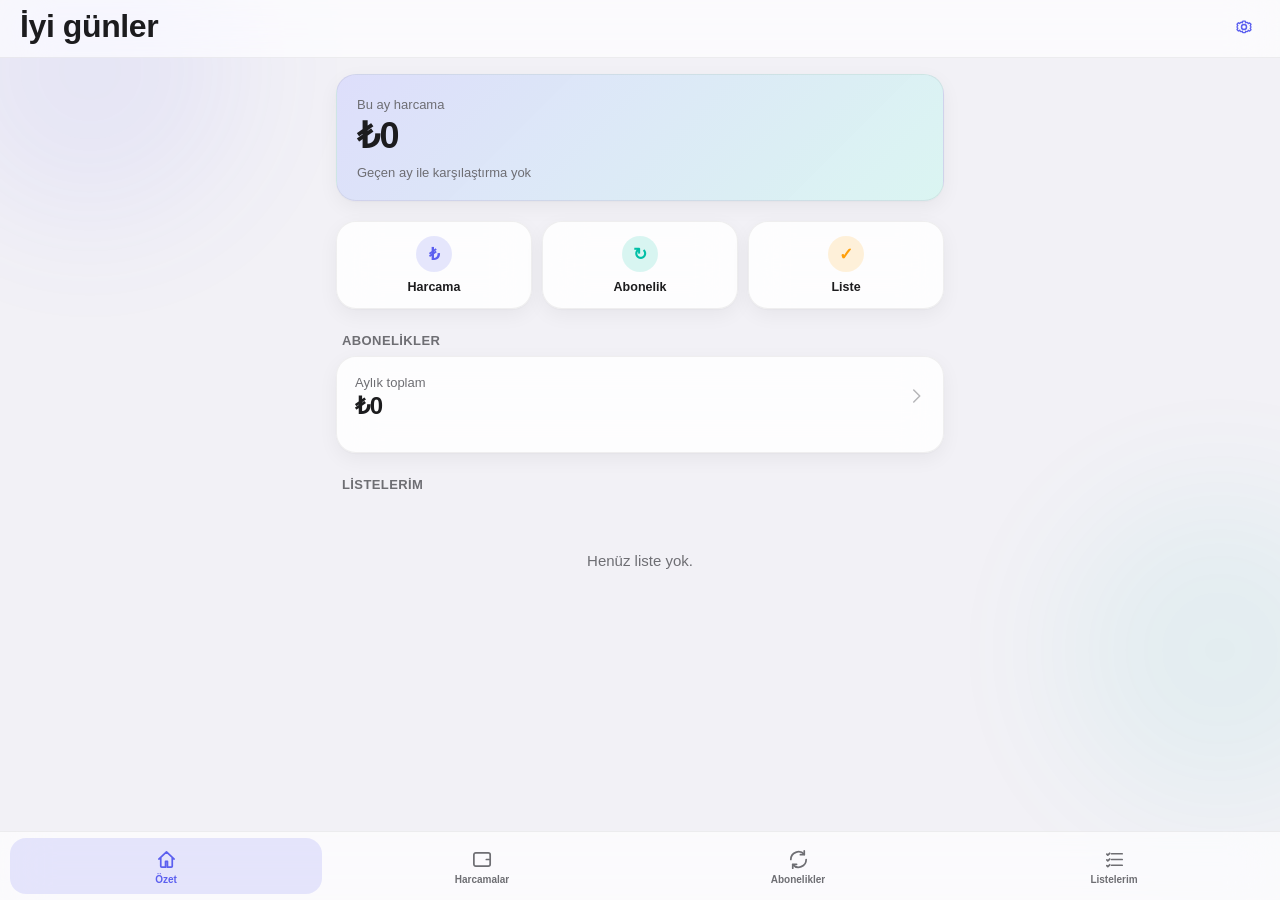
<file: index.html>
<!DOCTYPE html>
<html lang="tr">
<head>
<meta charset="UTF-8" />
<meta name="viewport" content="width=device-width, initial-scale=1, viewport-fit=cover, interactive-widget=resizes-content" />
<meta http-equiv="Content-Security-Policy" content="default-src 'self'; script-src 'self'; style-src 'self' 'unsafe-inline'; img-src 'self' data:; connect-src 'self'; base-uri 'self'; form-action 'self'; frame-ancestors 'none';" />
<title>Cebimde</title>

<!-- iOS PWA meta -->
<meta name="apple-mobile-web-app-capable" content="yes" />
<meta name="apple-mobile-web-app-status-bar-style" content="black-translucent" />
<meta name="apple-mobile-web-app-title" content="Cebimde" />
<meta name="theme-color" content="#000000" />
<meta name="mobile-web-app-capable" content="yes" />
<link rel="apple-touch-icon" href="icons/icon-180.png" />
<link rel="manifest" href="manifest.json" />
<link rel="stylesheet" href="style.css" />
</head>
<body>

<div id="app">

  <!-- ===================== OVERVIEW VIEW ===================== -->
  <section class="view active" id="view-overview">
    <header class="navbar navbar-detail">
      <h1 id="greetingTitle">Özet</h1>
      <button class="icon-btn" id="settingsBtn" aria-label="Ayarlar">
        <svg viewBox="0 0 24 24"><path d="M12 15a3 3 0 100-6 3 3 0 000 6z" fill="none" stroke="currentColor" stroke-width="1.8"/><path d="M19.4 13.5a1.7 1.7 0 000-3l1-1.7-1.7-1.7-1.7 1a1.7 1.7 0 00-3-1.1L13.5 5h-3l-.5 1.9a1.7 1.7 0 00-3 1l-1.7-1L3.6 8.7l1 1.7a1.7 1.7 0 000 3l-1 1.7 1.7 1.7 1.7-1a1.7 1.7 0 003 1.1l.5 1.9h3l.5-1.9a1.7 1.7 0 003-1l1.7 1 1.7-1.7-1-1.7z" fill="none" stroke="currentColor" stroke-width="1.6" stroke-linejoin="round"/></svg>
      </button>
    </header>
    <div class="scroll-area">
      <div class="content">

        <div class="card hero-card">
          <span class="summary-label">Bu ay harcama</span>
          <div class="hero-amount-row">
            <span class="summary-amount" id="ovExpenseTotal">₺0</span>
            <span class="delta-badge" id="ovDelta"></span>
          </div>
          <div class="hero-sub" id="ovExpenseSub">Geçen ay ile karşılaştırma yok</div>
          <div class="budget-row" id="budgetRow" hidden>
            <div class="progress-track"><div class="progress-fill" id="budgetFill"></div></div>
            <span class="progress-text" id="budgetText"></span>
          </div>
        </div>

        <div class="quick-actions">
          <button class="quick-btn" id="qaExpense">
            <span class="quick-icon" style="background:#5B5FEF26;color:#5B5FEF">₺</span>
            <span>Harcama</span>
          </button>
          <button class="quick-btn" id="qaSub">
            <span class="quick-icon" style="background:#00BFA626;color:#00BFA6">↻</span>
            <span>Abonelik</span>
          </button>
          <button class="quick-btn" id="qaList">
            <span class="quick-icon" style="background:#FF9F0A26;color:#FF9F0A">✓</span>
            <span>Liste</span>
          </button>
        </div>

        <div class="section-title">Abonelikler</div>
        <div class="card tappable" id="ovSubsCard">
          <div class="ov-row">
            <div>
              <div class="ov-row-label">Aylık toplam</div>
              <div class="ov-row-amount" id="ovSubTotal">₺0</div>
            </div>
            <div class="chevron"><svg viewBox="0 0 24 24"><path d="M9 4l8 8-8 8" fill="none" stroke="currentColor" stroke-width="2" stroke-linecap="round" stroke-linejoin="round"/></svg></div>
          </div>
          <div id="ovUpcoming" class="ov-upcoming"></div>
        </div>

        <div class="section-title">Listelerim</div>
        <div id="ovListsPreview" class="lists-grid"></div>
        <div class="empty-state" id="ovListsEmpty" hidden>
          <p>Henüz liste yok.</p>
        </div>

        <div class="bottom-spacer"></div>
      </div>
    </div>
  </section>

  <!-- ===================== EXPENSES VIEW ===================== -->
  <section class="view" id="view-expenses">
    <header class="navbar">
      <h1>Harcamalar</h1>
    </header>

    <div class="scroll-area">
      <div class="content">

        <div class="month-switch">
          <button class="icon-btn" id="prevMonth" aria-label="Önceki ay">
            <svg viewBox="0 0 24 24"><path d="M15 4l-8 8 8 8" fill="none" stroke="currentColor" stroke-width="2.2" stroke-linecap="round" stroke-linejoin="round"/></svg>
          </button>
          <div class="month-label" id="monthLabel">Temmuz 2026</div>
          <button class="icon-btn" id="nextMonth" aria-label="Sonraki ay">
            <svg viewBox="0 0 24 24"><path d="M9 4l8 8-8 8" fill="none" stroke="currentColor" stroke-width="2.2" stroke-linecap="round" stroke-linejoin="round"/></svg>
          </button>
        </div>

        <div class="card summary-card">
          <div class="summary-total">
            <span class="summary-label">Bu ay toplam</span>
            <span class="summary-amount" id="monthTotal">₺0</span>
          </div>
          <div class="cat-bars" id="catBars"></div>
        </div>

        <div class="section-title" id="expensesSectionTitle">Hareketler</div>
        <div class="search-row">
          <input type="text" id="expenseSearch" class="field-input" placeholder="Ara…" autocomplete="off" />
        </div>
        <div id="expensesList" class="expenses-list"></div>
        <div class="empty-state" id="expensesEmpty" hidden>
          <div class="empty-emoji">🧾</div>
          <p>Bu ay henüz bir harcama eklemedin.</p>
        </div>

        <div class="bottom-spacer"></div>
      </div>
    </div>

    <button class="fab" id="addExpenseBtn" aria-label="Harcama ekle">
      <svg viewBox="0 0 24 24"><path d="M12 5v14M5 12h14" stroke="currentColor" stroke-width="2.4" stroke-linecap="round"/></svg>
    </button>
  </section>

  <!-- ===================== SUBSCRIPTIONS VIEW ===================== -->
  <section class="view" id="view-subscriptions">
    <header class="navbar">
      <h1>Abonelikler</h1>
    </header>

    <div class="scroll-area">
      <div class="content">
        <div class="card summary-card">
          <div class="summary-total">
            <span class="summary-label">Aylık toplam</span>
            <span class="summary-amount" id="subMonthlyTotal">₺0</span>
          </div>
          <div class="hero-sub" id="subYearlyNote"></div>
        </div>

        <div class="section-title" id="upcomingTitle" hidden>Yaklaşan Ödemeler</div>
        <div id="upcomingList" class="expenses-list"></div>

        <div class="section-title">Tüm Abonelikler</div>
        <div id="subsList" class="expenses-list"></div>
        <div class="empty-state" id="subsEmpty" hidden>
          <div class="empty-emoji">📱</div>
          <p>Henüz bir abonelik eklemedin.</p>
        </div>

        <div class="bottom-spacer"></div>
      </div>
    </div>

    <button class="fab" id="addSubBtn" aria-label="Abonelik ekle">
      <svg viewBox="0 0 24 24"><path d="M12 5v14M5 12h14" stroke="currentColor" stroke-width="2.4" stroke-linecap="round"/></svg>
    </button>
  </section>

  <!-- ===================== LISTS VIEW ===================== -->
  <section class="view" id="view-lists">
    <header class="navbar">
      <h1>Listelerim</h1>
    </header>

    <div class="scroll-area">
      <div class="content">
        <div id="listsGrid" class="lists-grid"></div>
        <div class="empty-state" id="listsEmpty" hidden>
          <div class="empty-emoji">📋</div>
          <p>Henüz bir listen yok. Aşağıdan yeni bir liste oluştur.</p>
        </div>
        <div class="bottom-spacer"></div>
      </div>
    </div>

    <button class="fab" id="addListBtn" aria-label="Liste ekle">
      <svg viewBox="0 0 24 24"><path d="M12 5v14M5 12h14" stroke="currentColor" stroke-width="2.4" stroke-linecap="round"/></svg>
    </button>
  </section>

  <!-- ===================== LIST DETAIL VIEW ===================== -->
  <section class="view" id="view-list-detail">
    <header class="navbar navbar-detail">
      <button class="back-btn" id="backToLists" aria-label="Geri">
        <svg viewBox="0 0 24 24"><path d="M15 4l-8 8 8 8" fill="none" stroke="currentColor" stroke-width="2.2" stroke-linecap="round" stroke-linejoin="round"/></svg>
        <span>Listeler</span>
      </button>
      <button class="icon-btn" id="listMenuBtn" aria-label="Liste seçenekleri">
        <svg viewBox="0 0 24 24"><circle cx="5" cy="12" r="1.8" fill="currentColor"/><circle cx="12" cy="12" r="1.8" fill="currentColor"/><circle cx="19" cy="12" r="1.8" fill="currentColor"/></svg>
      </button>
    </header>

    <div class="scroll-area">
      <div class="content">
        <h2 class="detail-title" id="detailListName">Liste</h2>
        <div class="progress-row">
          <div class="progress-track"><div class="progress-fill" id="detailProgressFill"></div></div>
          <span class="progress-text" id="detailProgressText">0/0</span>
        </div>

        <div id="detailItems" class="items-list"></div>

        <form id="addItemForm" class="add-item-row">
          <input type="text" id="addItemInput" placeholder="Yeni öğe ekle…" autocomplete="off" />
          <button type="submit" class="add-item-btn" aria-label="Ekle">
            <svg viewBox="0 0 24 24"><path d="M12 5v14M5 12h14" stroke="currentColor" stroke-width="2.4" stroke-linecap="round"/></svg>
          </button>
        </form>

        <button class="text-btn danger" id="clearCheckedBtn">Tamamlananları temizle</button>
        <div class="bottom-spacer"></div>
      </div>
    </div>
  </section>

  <!-- ===================== TAB BAR ===================== -->
  <div class="tabbar-wrap">
    <nav class="tabbar">
      <button class="tab-btn active" data-tab="overview">
        <svg viewBox="0 0 24 24"><path d="M4 11.5L12 4l8 7.5M6 10v9a1 1 0 001 1h4v-6h2v6h4a1 1 0 001-1v-9" fill="none" stroke="currentColor" stroke-width="1.8" stroke-linecap="round" stroke-linejoin="round"/></svg>
        <span>Özet</span>
      </button>
      <button class="tab-btn" data-tab="expenses">
        <svg viewBox="0 0 24 24"><path d="M3 7a2 2 0 012-2h13a2 2 0 012 2v10a2 2 0 01-2 2H5a2 2 0 01-2-2V7z" fill="none" stroke="currentColor" stroke-width="1.8"/><path d="M16 12h3" stroke="currentColor" stroke-width="1.8" stroke-linecap="round"/></svg>
        <span>Harcamalar</span>
      </button>
      <button class="tab-btn" data-tab="subscriptions">
        <svg viewBox="0 0 24 24"><path d="M4 12a8 8 0 0114-5.3M20 12a8 8 0 01-14 5.3" fill="none" stroke="currentColor" stroke-width="1.8" stroke-linecap="round"/><path d="M18 3v4h-4M6 21v-4h4" fill="none" stroke="currentColor" stroke-width="1.8" stroke-linecap="round" stroke-linejoin="round"/></svg>
        <span>Abonelikler</span>
      </button>
      <button class="tab-btn" data-tab="lists">
        <svg viewBox="0 0 24 24"><path d="M9 6h11M9 12h11M9 18h11" stroke="currentColor" stroke-width="1.8" stroke-linecap="round"/><path d="M4 6.5l1 1 2-2M4 12.5l1 1 2-2M4 18.5l1 1 2-2" fill="none" stroke="currentColor" stroke-width="1.8" stroke-linecap="round" stroke-linejoin="round"/></svg>
        <span>Listelerim</span>
      </button>
    </nav>
  </div>
</div>

<!-- ===================== SHEET (modal) ===================== -->
<div class="sheet-overlay" id="sheetOverlay">
  <div class="sheet" id="sheet"></div>
</div>

<!-- ===================== TOAST ===================== -->
<div class="toast" id="toast"></div>

<script src="app.js"></script>
</body>
</html>
</file>
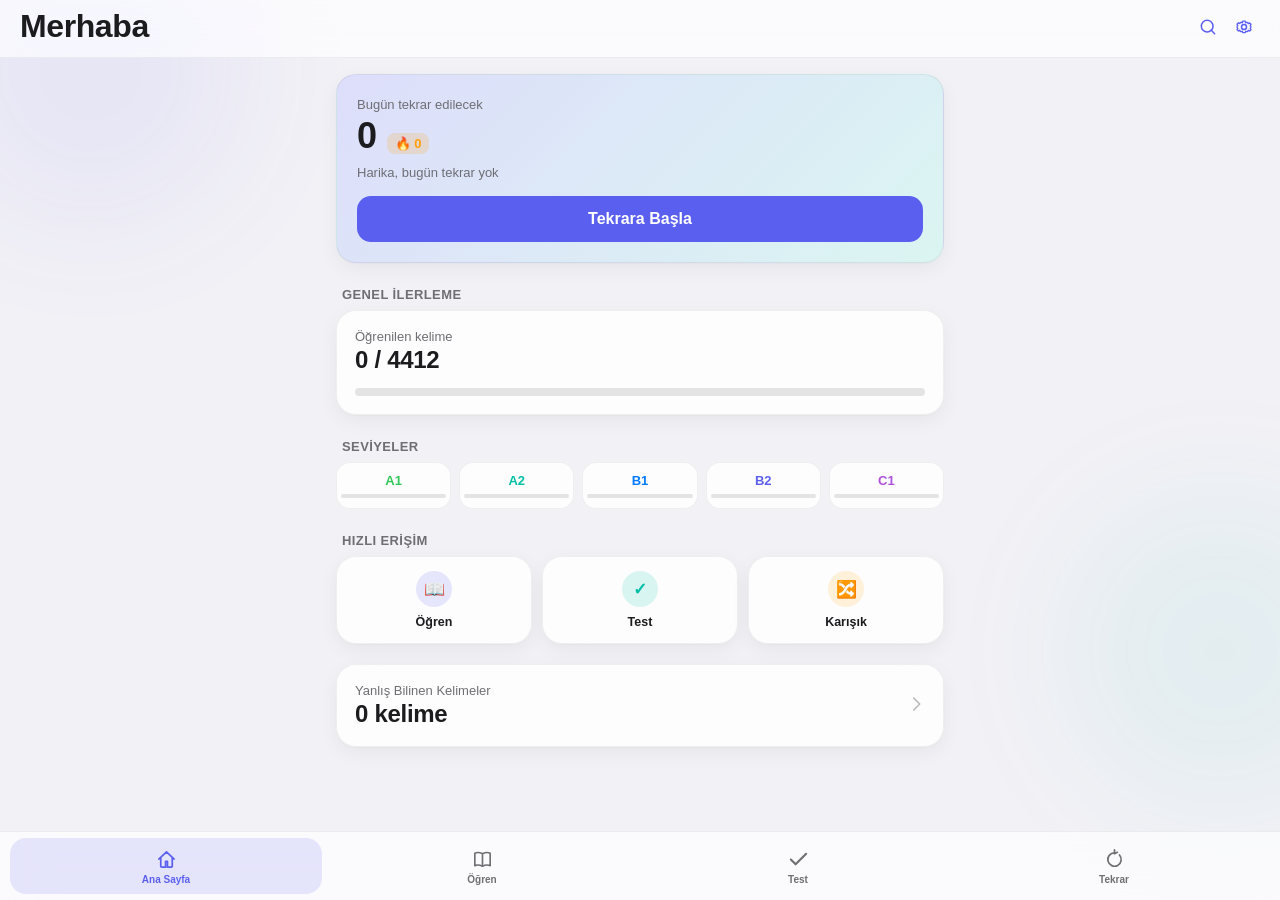
<file: kelime-app/index.html>
<!DOCTYPE html>
<html lang="tr">
<head>
<meta charset="UTF-8" />
<meta name="viewport" content="width=device-width, initial-scale=1, viewport-fit=cover, interactive-widget=resizes-content" />
<meta http-equiv="Content-Security-Policy" content="default-src 'self'; script-src 'self'; style-src 'self' 'unsafe-inline'; img-src 'self' data:; connect-src 'self'; base-uri 'self'; form-action 'self'; frame-ancestors 'none';" />
<title>Kelimem</title>

<!-- iOS PWA meta -->
<meta name="apple-mobile-web-app-capable" content="yes" />
<meta name="apple-mobile-web-app-status-bar-style" content="black-translucent" />
<meta name="apple-mobile-web-app-title" content="Kelimem" />
<meta name="theme-color" content="#000000" />
<meta name="mobile-web-app-capable" content="yes" />
<link rel="apple-touch-icon" href="icons/icon-180.png" />
<link rel="manifest" href="manifest.json" />
<link rel="stylesheet" href="style.css" />
</head>
<body>

<div id="app">

  <!-- ===================== HOME VIEW ===================== -->
  <section class="view active" id="view-home">
    <header class="navbar navbar-detail">
      <h1 id="greetingTitle">Merhaba</h1>
      <div class="navbar-actions">
        <button class="icon-btn" id="searchBtn" aria-label="Kelime Ara">
          <svg viewBox="0 0 24 24"><circle cx="11" cy="11" r="7" fill="none" stroke="currentColor" stroke-width="1.8"/><path d="M20 20l-4.3-4.3" fill="none" stroke="currentColor" stroke-width="1.8" stroke-linecap="round"/></svg>
        </button>
        <button class="icon-btn" id="settingsBtn" aria-label="Ayarlar">
          <svg viewBox="0 0 24 24"><path d="M12 15a3 3 0 100-6 3 3 0 000 6z" fill="none" stroke="currentColor" stroke-width="1.8"/><path d="M19.4 13.5a1.7 1.7 0 000-3l1-1.7-1.7-1.7-1.7 1a1.7 1.7 0 00-3-1.1L13.5 5h-3l-.5 1.9a1.7 1.7 0 00-3 1l-1.7-1L3.6 8.7l1 1.7a1.7 1.7 0 000 3l-1 1.7 1.7 1.7 1.7-1a1.7 1.7 0 003 1.1l.5 1.9h3l.5-1.9a1.7 1.7 0 003-1l1.7 1 1.7-1.7-1-1.7z" fill="none" stroke="currentColor" stroke-width="1.6" stroke-linejoin="round"/></svg>
        </button>
      </div>
    </header>
    <div class="scroll-area">
      <div class="content">

        <div class="card hero-card">
          <div class="hero-top-row">
            <div>
              <span class="summary-label">Bugün tekrar edilecek</span>
              <div class="hero-amount-row">
                <span class="summary-amount" id="hDueCount">0</span>
                <span class="delta-badge streak-badge" id="hStreak">🔥 0</span>
              </div>
              <div class="hero-sub" id="hDueSub">Harika, bugün tekrar yok</div>
            </div>
          </div>
          <button class="cta-btn" id="hReviewBtn">Tekrara Başla</button>
        </div>

        <div class="section-title">Genel İlerleme</div>
        <div class="card">
          <div class="ov-row">
            <div>
              <div class="ov-row-label">Öğrenilen kelime</div>
              <div class="ov-row-amount" id="hLearnedTotal">0 / 0</div>
            </div>
          </div>
          <div class="progress-row">
            <div class="progress-track"><div class="progress-fill" id="hLearnedFill"></div></div>
          </div>
        </div>

        <div class="section-title">Seviyeler</div>
        <div class="level-mini-grid" id="hLevelGrid"></div>

        <div class="section-title">Hızlı Erişim</div>
        <div class="quick-actions">
          <button class="quick-btn" id="qaStudy">
            <span class="quick-icon" style="background:#5B5FEF26;color:#5B5FEF">📖</span>
            <span>Öğren</span>
          </button>
          <button class="quick-btn" id="qaTest">
            <span class="quick-icon" style="background:#00BFA626;color:#00BFA6">✓</span>
            <span>Test</span>
          </button>
          <button class="quick-btn" id="qaMixed">
            <span class="quick-icon" style="background:#FF9F0A26;color:#FF9F0A">🔀</span>
            <span>Karışık</span>
          </button>
        </div>

        <div class="card tappable" id="hWrongCard">
          <div class="ov-row">
            <div>
              <div class="ov-row-label">Yanlış Bilinen Kelimeler</div>
              <div class="ov-row-amount" id="hWrongCount">0 kelime</div>
            </div>
            <div class="chevron"><svg viewBox="0 0 24 24"><path d="M9 4l8 8-8 8" fill="none" stroke="currentColor" stroke-width="2" stroke-linecap="round" stroke-linejoin="round"/></svg></div>
          </div>
        </div>

        <div class="bottom-spacer"></div>
      </div>
    </div>
  </section>

  <!-- ===================== SEARCH VIEW ===================== -->
  <section class="view" id="view-search">
    <header class="navbar navbar-detail">
      <button class="back-btn" id="backFromSearch" aria-label="Geri">
        <svg viewBox="0 0 24 24"><path d="M15 4l-8 8 8 8" fill="none" stroke="currentColor" stroke-width="2.2" stroke-linecap="round" stroke-linejoin="round"/></svg>
        <span>Geri</span>
      </button>
    </header>
    <div class="scroll-area">
      <div class="content">
        <div class="search-row">
          <input type="text" id="searchInput" class="field-input" placeholder="İngilizce veya Türkçe kelime ara…" autocomplete="off" autocorrect="off" spellcheck="false" />
        </div>
        <div id="searchResults" class="items-list"></div>
        <div class="empty-state" id="searchEmpty" hidden>
          <div class="empty-emoji">🔍</div>
          <p>Sonuç bulunamadı.</p>
        </div>
        <div class="empty-state" id="searchHint">
          <div class="empty-emoji">📚</div>
          <p>5000+ kelime arasında ara.</p>
        </div>
        <div class="bottom-spacer"></div>
      </div>
    </div>
  </section>

  <!-- ===================== STUDY LEVELS VIEW ===================== -->
  <section class="view" id="view-study-levels">
    <header class="navbar">
      <h1>Öğren</h1>
    </header>
    <div class="scroll-area">
      <div class="content">
        <p class="hint-text">Bir seviye seç. Kelimeler anlamlarıyla birlikte gösterilir.</p>
        <div class="level-grid" id="studyLevelGrid"></div>
        <div class="bottom-spacer"></div>
      </div>
    </div>
  </section>

  <!-- ===================== TEST LEVELS VIEW ===================== -->
  <section class="view" id="view-test-levels">
    <header class="navbar">
      <h1>Test</h1>
    </header>
    <div class="scroll-area">
      <div class="content">
        <p class="hint-text">Bir seviye seç. Kelimenin doğru anlamını 4 seçenek arasından bul.</p>
        <div class="level-grid" id="testLevelGrid"></div>
        <div class="bottom-spacer"></div>
      </div>
    </div>
  </section>

  <!-- ===================== REVIEW VIEW ===================== -->
  <section class="view" id="view-review">
    <header class="navbar">
      <h1>Tekrar</h1>
    </header>
    <div class="scroll-area">
      <div class="content">

        <div class="section-title" id="dueTitle">Bugün Tekrarlanacaklar</div>
        <div class="card tappable" id="dueCard">
          <div class="ov-row">
            <div>
              <div class="ov-row-label">Zamanı gelen kelimeler</div>
              <div class="ov-row-amount" id="dueCardCount">0 kelime</div>
            </div>
            <div class="chevron"><svg viewBox="0 0 24 24"><path d="M9 4l8 8-8 8" fill="none" stroke="currentColor" stroke-width="2" stroke-linecap="round" stroke-linejoin="round"/></svg></div>
          </div>
        </div>

        <div class="section-title">Yanlış Bilinenler</div>
        <div class="row-between">
          <span class="hint-text" id="wrongHint">Bu kelimeleri "biliyorum" diyerek listeden çıkarabilir ya da test ederek çözebilirsin.</span>
        </div>
        <button class="text-btn" id="wrongTestAllBtn" hidden>Tümünü Test Et</button>
        <div id="wrongList" class="items-list"></div>
        <div class="empty-state" id="wrongEmpty" hidden>
          <div class="empty-emoji">🎉</div>
          <p>Yanlış bilinen kelime yok.</p>
        </div>

        <div class="bottom-spacer"></div>
      </div>
    </div>
  </section>

  <!-- ===================== DIRECTION SELECT VIEW ===================== -->
  <section class="view" id="view-direction">
    <header class="navbar navbar-detail">
      <button class="back-btn" id="backFromDirection" aria-label="Geri">
        <svg viewBox="0 0 24 24"><path d="M15 4l-8 8 8 8" fill="none" stroke="currentColor" stroke-width="2.2" stroke-linecap="round" stroke-linejoin="round"/></svg>
        <span>Geri</span>
      </button>
    </header>
    <div class="scroll-area">
      <div class="content">
        <h2 class="detail-title" id="directionTitle">Yön Seç</h2>
        <div class="direction-grid">
          <button class="direction-card" id="dirEnTr">
            <span class="direction-flag">EN → TR</span>
            <span class="direction-desc">İngilizce kelimeyi gör, Türkçesini öğren</span>
          </button>
          <button class="direction-card" id="dirTrEn">
            <span class="direction-flag">TR → EN</span>
            <span class="direction-desc">Türkçe kelimeyi gör, İngilizcesini öğren</span>
          </button>
        </div>
        <div class="bottom-spacer"></div>
      </div>
    </div>
  </section>

  <!-- ===================== SESSION VIEW (study + test + review) ===================== -->
  <section class="view" id="view-session">
    <header class="navbar navbar-detail">
      <button class="back-btn" id="backFromSession" aria-label="Kapat">
        <svg viewBox="0 0 24 24"><path d="M6 6l12 12M18 6L6 18" stroke="currentColor" stroke-width="2.2" stroke-linecap="round"/></svg>
      </button>
      <span class="session-progress-text" id="sessionProgressText">1 / 20</span>
    </header>
    <div class="progress-track session-progress-track"><div class="progress-fill" id="sessionProgressFill"></div></div>

    <div class="scroll-area">
      <div class="content session-content">

        <div class="word-card" id="wordCard">
          <button class="speak-btn" id="speakBtn" aria-label="Telaffuz dinle">
            <svg viewBox="0 0 24 24"><path d="M4 9v6h4l5 5V4L8 9H4z" fill="currentColor"/><path d="M16.5 8.5a5 5 0 010 7M19 6a8.5 8.5 0 010 12" fill="none" stroke="currentColor" stroke-width="1.8" stroke-linecap="round"/></svg>
          </button>
          <span class="word-pos" id="wordPos"></span>
          <div class="word-main" id="wordMain">word</div>

          <!-- study-only meaning block -->
          <div class="word-meaning-block" id="wordMeaningBlock" hidden>
            <div class="word-meaning" id="wordMeaning">anlam</div>
            <div class="word-example" id="wordExample"></div>
          </div>
        </div>

        <!-- test-only options -->
        <div class="options-grid" id="optionsGrid" hidden></div>

        <!-- study-only action buttons -->
        <div class="study-actions" id="studyActions" hidden>
          <button class="know-btn no" id="btnDontKnow">
            <span>✕</span> Bilmiyorum
          </button>
          <button class="know-btn yes" id="btnKnow">
            <span>✓</span> Biliyorum
          </button>
        </div>

        <div class="bottom-spacer"></div>
      </div>
    </div>
  </section>

  <!-- ===================== SESSION END VIEW ===================== -->
  <section class="view" id="view-session-end">
    <div class="scroll-area">
      <div class="content session-end-content">
        <div class="end-emoji" id="endEmoji">🎉</div>
        <h2 class="end-title" id="endTitle">Tamamlandı!</h2>
        <p class="end-sub" id="endSub"></p>

        <div class="end-stats-row">
          <div class="end-stat">
            <span class="end-stat-num" id="endKnowCount">0</span>
            <span class="end-stat-label">Biliyorum</span>
          </div>
          <div class="end-stat">
            <span class="end-stat-num" id="endDontKnowCount">0</span>
            <span class="end-stat-label">Bilmiyorum</span>
          </div>
        </div>

        <button class="cta-btn" id="endRetryBtn">Yanlışları Tekrar Et</button>
        <button class="text-btn" id="endHomeBtn">Ana Menüye Dön</button>
        <div class="bottom-spacer"></div>
      </div>
    </div>
  </section>

  <!-- ===================== TAB BAR ===================== -->
  <div class="tabbar-wrap">
    <nav class="tabbar">
      <button class="tab-btn active" data-tab="home">
        <svg viewBox="0 0 24 24"><path d="M4 11.5L12 4l8 7.5M6 10v9a1 1 0 001 1h4v-6h2v6h4a1 1 0 001-1v-9" fill="none" stroke="currentColor" stroke-width="1.8" stroke-linecap="round" stroke-linejoin="round"/></svg>
        <span>Ana Sayfa</span>
      </button>
      <button class="tab-btn" data-tab="study-levels">
        <svg viewBox="0 0 24 24"><path d="M4 5.5c2-1 5-1 8 .5v13c-3-1.5-6-1.5-8-.5v-13zM20 5.5c-2-1-5-1-8 .5v13c3-1.5 6-1.5 8-.5v-13z" fill="none" stroke="currentColor" stroke-width="1.7" stroke-linejoin="round"/></svg>
        <span>Öğren</span>
      </button>
      <button class="tab-btn" data-tab="test-levels">
        <svg viewBox="0 0 24 24"><path d="M4 12l5 5L20 6" fill="none" stroke="currentColor" stroke-width="2.2" stroke-linecap="round" stroke-linejoin="round"/></svg>
        <span>Test</span>
      </button>
      <button class="tab-btn" data-tab="review">
        <svg viewBox="0 0 24 24"><path d="M12 5a7 7 0 105.2 2.3M12 2v4l3-1.5" fill="none" stroke="currentColor" stroke-width="1.8" stroke-linecap="round" stroke-linejoin="round"/></svg>
        <span>Tekrar</span>
      </button>
    </nav>
  </div>
</div>

<!-- ===================== SHEET (modal) ===================== -->
<div class="sheet-overlay" id="sheetOverlay">
  <div class="sheet" id="sheet"></div>
</div>

<!-- ===================== TOAST ===================== -->
<div class="toast" id="toast"></div>

<script src="data/a1.js"></script>
<script src="data/a2.js"></script>
<script src="data/b1.js"></script>
<script src="data/b2.js"></script>
<script src="data/c1.js"></script>
<script src="app.js"></script>
</body>
</html>
</file>
<file: style.css>
:root {
  --bg: #F2F1F6;
  --bg-elevated: rgba(255,255,255,0.86);
  --glass-chrome: rgba(255,255,255,0.65);
  --glass-border: rgba(0,0,0,0.06);
  --glass-highlight: rgba(255,255,255,0.8);
  --text: #1C1C1E;
  --text-secondary: #6E6E73;
  --separator: rgba(60,60,67,0.13);
  --accent: #5B5FEF;
  --accent-rgb: 91,95,239;
  --accent-2: #34C759;
  --teal: #00BFA6;
  --teal-rgb: 0,191,166;
  --amber: #FF9F0A;
  --amber-rgb: 255,159,10;
  --danger: #FF3B30;
  --card-shadow: 0 1px 2px rgba(0,0,0,0.03), 0 6px 20px rgba(0,0,0,0.05);
  --radius: 20px;
  --tabbar-h: 56px;
  --tabbar-total: calc(var(--tabbar-h) + 12px + env(safe-area-inset-bottom, 0px));
  color-scheme: light dark;
}

@media (prefers-color-scheme: dark) {
  :root {
    --bg: #060608;
    --bg-elevated: rgba(30,29,38,0.78);
    --glass-chrome: rgba(18,17,23,0.65);
    --glass-border: rgba(255,255,255,0.09);
    --glass-highlight: rgba(255,255,255,0.14);
    --text: #F5F5F7;
    --text-secondary: #9A98A8;
    --separator: rgba(120,118,135,0.22);
    --accent: #7B7FFF;
    --accent-rgb: 123,127,255;
    --accent-2: #30D158;
    --teal: #2DE6C9;
    --teal-rgb: 45,230,201;
    --amber: #FFB340;
    --amber-rgb: 255,179,64;
    --danger: #FF453A;
    --card-shadow: 0 1px 2px rgba(0,0,0,0.4), 0 6px 20px rgba(0,0,0,0.35);
  }
}

:root[data-theme="light"] {
  --bg: #F2F1F6;
  --bg-elevated: rgba(255,255,255,0.86);
  --glass-chrome: rgba(255,255,255,0.65);
  --glass-border: rgba(0,0,0,0.06);
  --glass-highlight: rgba(255,255,255,0.8);
  --text: #1C1C1E;
  --text-secondary: #6E6E73;
  --separator: rgba(60,60,67,0.13);
  --accent: #5B5FEF;
  --accent-rgb: 91,95,239;
  --accent-2: #34C759;
  --teal: #00BFA6;
  --teal-rgb: 0,191,166;
  --amber: #FF9F0A;
  --amber-rgb: 255,159,10;
  --danger: #FF3B30;
  --card-shadow: 0 1px 2px rgba(0,0,0,0.03), 0 6px 20px rgba(0,0,0,0.05);
}

:root[data-theme="dark"] {
  --bg: #060608;
  --bg-elevated: rgba(30,29,38,0.78);
  --glass-chrome: rgba(18,17,23,0.65);
  --glass-border: rgba(255,255,255,0.09);
  --glass-highlight: rgba(255,255,255,0.14);
  --text: #F5F5F7;
  --text-secondary: #9A98A8;
  --separator: rgba(120,118,135,0.22);
  --accent: #7B7FFF;
  --accent-rgb: 123,127,255;
  --accent-2: #30D158;
  --teal: #2DE6C9;
  --teal-rgb: 45,230,201;
  --amber: #FFB340;
  --amber-rgb: 255,179,64;
  --danger: #FF453A;
  --card-shadow: 0 1px 2px rgba(0,0,0,0.4), 0 6px 20px rgba(0,0,0,0.35);
}

* { box-sizing: border-box; -webkit-tap-highlight-color: transparent; }

html, body {
  height: 100%;
  height: 100dvh;
  width: 100%;
  margin: 0;
  overscroll-behavior: none;
}

body {
  font-family: -apple-system, BlinkMacSystemFont, "SF Pro Text", "Segoe UI", sans-serif;
  background: var(--bg);
  color: var(--text);
  position: fixed;
  inset: 0;
  overflow: hidden;
}

body::before, body::after {
  content: "";
  position: fixed;
  z-index: 0;
  border-radius: 50%;
  filter: blur(70px);
  pointer-events: none;
  opacity: 0.5;
}
body::before {
  width: 300px; height: 300px;
  top: -80px; left: -60px;
  background: rgba(var(--accent-rgb), 0.35);
}
body::after {
  width: 320px; height: 320px;
  bottom: 10%; right: -100px;
  background: rgba(var(--teal-rgb), 0.28);
}
@media (prefers-color-scheme: light) {
  body::before, body::after { opacity: 0.22; }
}
:root[data-theme="light"] body::before, :root[data-theme="light"] body::after { opacity: 0.22; }
:root[data-theme="dark"] body::before, :root[data-theme="dark"] body::after { opacity: 0.5; }

@media (prefers-reduced-motion: reduce) {
  *, *::before, *::after { animation-duration: 0.001ms !important; transition-duration: 0.001ms !important; }
}

#app {
  height: 100%;
  display: flex;
  flex-direction: column;
  position: relative;
  z-index: 1;
}

.view {
  display: none;
  flex-direction: column;
  flex: 1 1 auto;
  min-height: 0;
}
.view.active { display: flex; }

.navbar {
  flex: 0 0 auto;
  padding: calc(env(safe-area-inset-top, 20px) + 8px) 20px 12px;
  background: var(--glass-chrome);
  backdrop-filter: blur(24px) saturate(180%);
  -webkit-backdrop-filter: blur(24px) saturate(180%);
  border-bottom: 0.5px solid var(--glass-border);
  position: relative;
  z-index: 5;
}
.navbar h1 {
  font-size: 32px;
  font-weight: 750;
  margin: 0;
  letter-spacing: -0.4px;
}
.navbar-detail {
  display: flex;
  align-items: center;
  justify-content: space-between;
  padding-top: calc(env(safe-area-inset-top, 20px) + 8px);
}

.back-btn {
  display: flex;
  align-items: center;
  gap: 2px;
  background: none;
  border: none;
  color: var(--accent);
  font-size: 17px;
  padding: 6px 4px;
  font-family: inherit;
}
.back-btn svg { width: 22px; height: 22px; }

.icon-btn {
  background: none;
  border: none;
  color: var(--accent);
  width: 32px;
  height: 32px;
  display: flex;
  align-items: center;
  justify-content: center;
}
.icon-btn svg { width: 20px; height: 20px; }
.icon-btn:active { opacity: 0.5; }

.scroll-area {
  flex: 1 1 auto;
  overflow-y: auto;
  overscroll-behavior: contain;
  -webkit-overflow-scrolling: touch;
}

.content { padding: 16px 16px 0; max-width: 640px; margin: 0 auto; }

.month-switch {
  display: flex;
  align-items: center;
  justify-content: center;
  gap: 18px;
  padding: 4px 0 14px;
}
.month-label { font-size: 17px; font-weight: 600; min-width: 150px; text-align: center; }

.card {
  background: var(--bg-elevated);
  backdrop-filter: blur(20px);
  -webkit-backdrop-filter: blur(20px);
  border: 0.5px solid var(--glass-border);
  border-radius: var(--radius);
  box-shadow: var(--card-shadow);
  padding: 18px;
  margin-bottom: 20px;
}

.summary-total { display: flex; flex-direction: column; gap: 2px; margin-bottom: 16px; }
.summary-label { font-size: 13px; color: var(--text-secondary); font-weight: 500; }
.summary-amount { font-size: 32px; font-weight: 750; letter-spacing: -0.5px; }

.cat-bars { display: flex; flex-direction: column; gap: 10px; }
.cat-bar-row { display: flex; align-items: center; gap: 10px; }
.cat-bar-icon { font-size: 16px; width: 22px; text-align: center; }
.cat-bar-track { flex: 1; height: 7px; border-radius: 4px; background: var(--separator); overflow: hidden; }
.cat-bar-fill { height: 100%; border-radius: 4px; }
.cat-bar-amount { font-size: 13px; color: var(--text-secondary); min-width: 58px; text-align: right; font-variant-numeric: tabular-nums; }

.section-title {
  font-size: 13px;
  text-transform: uppercase;
  letter-spacing: 0.4px;
  color: var(--text-secondary);
  font-weight: 600;
  padding: 4px 6px 8px;
}

.expenses-list, .items-list {
  background: var(--bg-elevated);
  backdrop-filter: blur(20px);
  -webkit-backdrop-filter: blur(20px);
  border: 0.5px solid var(--glass-border);
  border-radius: var(--radius);
  box-shadow: var(--card-shadow);
  overflow: hidden;
  margin-bottom: 16px;
}

.expense-row, .item-row {
  display: flex;
  align-items: center;
  gap: 12px;
  padding: 12px 16px;
  border-bottom: 0.5px solid var(--separator);
  position: relative;
  transition: background-color .15s ease;
}
.expense-row:last-child, .item-row:last-child { border-bottom: none; }

.expense-icon {
  width: 36px;
  height: 36px;
  border-radius: 50%;
  display: flex;
  align-items: center;
  justify-content: center;
  font-size: 17px;
  flex: 0 0 auto;
}

.expense-info { flex: 1; min-width: 0; }
.expense-note { font-size: 15px; font-weight: 500; overflow: hidden; text-overflow: ellipsis; white-space: nowrap; }
.expense-meta { font-size: 12.5px; color: var(--text-secondary); margin-top: 1px; }
.expense-amount { font-size: 16px; font-weight: 600; font-variant-numeric: tabular-nums; flex: 0 0 auto; }

.delete-x {
  background: none;
  color: var(--text-secondary);
  border: none;
  width: 26px;
  height: 26px;
  border-radius: 50%;
  display: flex;
  align-items: center;
  justify-content: center;
  flex: 0 0 auto;
  font-size: 13px;
  line-height: 1;
}
.delete-x:active { background: var(--separator); }

.empty-state {
  text-align: center;
  padding: 48px 20px;
  color: var(--text-secondary);
}
.empty-emoji { font-size: 40px; margin-bottom: 10px; }
.empty-state p { margin: 0; font-size: 15px; }

.bottom-spacer { height: calc(var(--tabbar-total) + 90px); }

.fab {
  position: absolute;
  right: 20px;
  bottom: calc(var(--tabbar-total) + 16px);
  width: 56px;
  height: 56px;
  border-radius: 50%;
  background: var(--accent);
  color: #fff;
  border: none;
  box-shadow: 0 8px 24px rgba(var(--accent-rgb),0.45);
  display: flex;
  align-items: center;
  justify-content: center;
  z-index: 10;
  transition: transform .15s cubic-bezier(.32,.72,0,1);
}
.fab svg { width: 24px; height: 24px; }
.fab:active { transform: scale(0.92); }

.tabbar-wrap {
  position: fixed;
  left: 0;
  right: 0;
  bottom: 0;
  z-index: 20;
}
.tabbar {
  display: flex;
  background: var(--glass-chrome);
  backdrop-filter: blur(24px) saturate(180%);
  -webkit-backdrop-filter: blur(24px) saturate(180%);
  border-top: 0.5px solid var(--glass-border);
  padding: 6px 10px calc(env(safe-area-inset-bottom, 0px) + 6px);
  gap: 4px;
}
.tab-btn {
  flex: 1;
  background: none;
  border: none;
  display: flex;
  flex-direction: column;
  align-items: center;
  justify-content: center;
  gap: 3px;
  padding: 7px 0;
  color: var(--text-secondary);
  height: var(--tabbar-h);
  border-radius: 16px;
  font-family: inherit;
  transition: background-color .2s ease, color .2s ease;
}
.tab-btn svg { width: 23px; height: 23px; }
.tab-btn span { font-size: 10px; font-weight: 600; }
.tab-btn.active { color: var(--accent); background: color-mix(in srgb, var(--accent) 14%, transparent); }

/* ---------- Lists grid ---------- */
.lists-grid { display: flex; flex-direction: column; gap: 12px; margin-top: 4px; }
.list-card {
  background: var(--bg-elevated);
  backdrop-filter: blur(20px);
  -webkit-backdrop-filter: blur(20px);
  border: 0.5px solid var(--glass-border);
  border-radius: var(--radius);
  box-shadow: var(--card-shadow);
  padding: 16px 18px;
  display: flex;
  align-items: center;
  gap: 14px;
  transition: background-color .15s ease;
}
.list-card-icon { font-size: 22px; flex: 0 0 auto; width: 40px; height: 40px; border-radius: 50%; background: var(--bg); display: flex; align-items: center; justify-content: center; }
.list-card-info { flex: 1; min-width: 0; }
.list-card-name { font-size: 16px; font-weight: 600; overflow: hidden; text-overflow: ellipsis; white-space: nowrap; }
.list-card-progress { font-size: 13px; color: var(--text-secondary); margin-top: 2px; }
.list-card-chevron { color: var(--text-secondary); opacity: 0.5; flex: 0 0 auto; }
.list-card-chevron svg { width: 18px; height: 18px; }

/* ---------- List detail ---------- */
.detail-title { font-size: 26px; font-weight: 750; margin: 4px 0 10px; letter-spacing: -0.3px; }
.progress-row { display: flex; align-items: center; gap: 10px; margin-bottom: 18px; }
.progress-track { flex: 1; height: 8px; border-radius: 5px; background: var(--separator); overflow: hidden; }
.progress-fill { height: 100%; background: var(--accent-2); border-radius: 5px; transition: width 0.25s ease; }
.progress-text { font-size: 13px; color: var(--text-secondary); font-variant-numeric: tabular-nums; }

.item-row { gap: 12px; }
.checkbox {
  width: 24px; height: 24px; border-radius: 50%;
  border: 2px solid var(--separator);
  flex: 0 0 auto;
  display: flex; align-items: center; justify-content: center;
  color: #fff;
  transition: background-color .15s ease, border-color .15s ease;
}
.checkbox.checked { background: var(--accent-2); border-color: var(--accent-2); }
.checkbox svg { width: 14px; height: 14px; opacity: 0; transition: opacity .15s; }
.checkbox.checked svg { opacity: 1; }
.item-text { flex: 1; font-size: 16px; word-break: break-word; }
.item-row.done .item-text { color: var(--text-secondary); text-decoration: line-through; }

.add-item-row {
  display: flex;
  gap: 10px;
  background: var(--bg-elevated);
  backdrop-filter: blur(20px);
  -webkit-backdrop-filter: blur(20px);
  border: 0.5px solid var(--glass-border);
  border-radius: var(--radius);
  box-shadow: var(--card-shadow);
  padding: 10px 10px 10px 16px;
  margin-bottom: 18px;
}
.add-item-row input {
  flex: 1;
  border: none;
  background: none;
  font-size: 16px;
  color: var(--text);
  font-family: inherit;
  outline: none;
}
.add-item-btn {
  width: 34px; height: 34px; border-radius: 50%;
  background: var(--accent); color: #fff; border: none;
  display: flex; align-items: center; justify-content: center; flex: 0 0 auto;
}
.add-item-btn svg { width: 18px; height: 18px; }

.text-btn {
  display: block;
  width: 100%;
  background: var(--bg-elevated);
  backdrop-filter: blur(20px);
  -webkit-backdrop-filter: blur(20px);
  border: 0.5px solid var(--glass-border);
  border-radius: var(--radius);
  box-shadow: var(--card-shadow);
  padding: 14px;
  font-size: 16px;
  font-weight: 500;
  font-family: inherit;
  margin-bottom: 8px;
  color: var(--text);
}
.text-btn.danger { color: var(--danger); }

/* ---------- Sheet / modal ---------- */
.sheet-overlay {
  position: fixed;
  inset: 0;
  background: rgba(0,0,0,0.35);
  z-index: 100;
  opacity: 0;
  pointer-events: none;
  transition: opacity .25s ease;
  display: flex;
  align-items: flex-end;
}
.sheet-overlay.open { opacity: 1; pointer-events: auto; }
.sheet {
  background: var(--bg-elevated);
  backdrop-filter: blur(30px) saturate(180%);
  -webkit-backdrop-filter: blur(30px) saturate(180%);
  border: 0.5px solid var(--glass-border);
  width: 100%;
  border-radius: 24px 24px 0 0;
  padding: 10px 20px calc(env(safe-area-inset-bottom, 0px) + 24px);
  max-height: 88vh;
  max-height: 88dvh;
  overflow-y: auto;
  overscroll-behavior: contain;
  transform: translateY(100%);
  transition: transform .3s cubic-bezier(.32,.72,0,1);
}
.sheet-overlay.open .sheet { transform: translateY(0); }

.sheet-handle { width: 36px; height: 5px; background: var(--separator); border-radius: 3px; margin: 8px auto 14px; }
.sheet-title { font-size: 18px; font-weight: 700; text-align: center; margin-bottom: 18px; }

.field-group { margin-bottom: 16px; }
.field-label { font-size: 13px; color: var(--text-secondary); font-weight: 600; margin-bottom: 6px; display: block; text-transform: uppercase; letter-spacing: 0.3px; }
.field-input {
  width: 100%;
  background: var(--bg);
  border: none;
  border-radius: 12px;
  padding: 13px 14px;
  font-size: 17px;
  color: var(--text);
  font-family: inherit;
  outline: none;
}
.amount-input { font-size: 30px; font-weight: 700; text-align: center; padding: 14px; }

.chip-row { display: flex; flex-wrap: wrap; gap: 8px; }
.chip {
  padding: 9px 14px;
  border-radius: 20px;
  background: var(--bg);
  border: 1.5px solid transparent;
  font-size: 14px;
  font-weight: 500;
  color: var(--text);
  display: flex;
  align-items: center;
  gap: 6px;
  font-family: inherit;
}
.chip.selected { border-color: var(--accent); background: color-mix(in srgb, var(--accent) 14%, var(--bg)); color: var(--accent); }

.sheet-actions { display: flex; gap: 10px; margin-top: 4px; }
.btn {
  flex: 1;
  padding: 14px;
  border-radius: 14px;
  border: none;
  font-size: 16px;
  font-weight: 600;
  font-family: inherit;
  transition: transform .1s ease;
}
.btn-primary { background: var(--accent); color: #fff; }
.btn-secondary { background: var(--bg); color: var(--text); }
.btn-danger { background: var(--bg); color: var(--danger); }
.btn:active { transform: scale(0.98); }

.icon-picker-grid { display: grid; grid-template-columns: repeat(6, 1fr); gap: 8px; }
.icon-picker-item {
  aspect-ratio: 1;
  border-radius: 12px;
  background: var(--bg);
  border: 1.5px solid transparent;
  display: flex; align-items: center; justify-content: center;
  font-size: 20px;
  font-family: inherit;
}
.icon-picker-item.selected { border-color: var(--accent); }

/* ---------- View transition ---------- */
@keyframes viewIn {
  from { opacity: 0; transform: translateY(6px); }
  to { opacity: 1; transform: translateY(0); }
}
.view.active { animation: viewIn .22s cubic-bezier(.32,.72,0,1); }

.card.tappable { cursor: pointer; }
.card.tappable:active, .list-card:active, .expense-row:active, .item-row:active, .sub-row:active, .quick-btn:active {
  background-color: color-mix(in srgb, var(--text) 6%, var(--bg-elevated));
}

/* ---------- Overview ---------- */
.hero-card {
  padding: 20px;
  background: linear-gradient(135deg, color-mix(in srgb, var(--accent) 20%, var(--bg-elevated)), color-mix(in srgb, var(--teal) 14%, var(--bg-elevated)));
}
.hero-amount-row { display: flex; align-items: baseline; gap: 10px; margin-top: 2px; }
.hero-amount-row .summary-amount { font-size: 36px; }
.delta-badge {
  font-size: 13px;
  font-weight: 700;
  padding: 3px 8px;
  border-radius: 8px;
}
.delta-badge.up { background: rgba(255,59,48,0.14); color: var(--danger); }
.delta-badge.down { background: rgba(52,199,89,0.14); color: var(--accent-2); }
.hero-sub { font-size: 13px; color: var(--text-secondary); margin-top: 8px; }
.budget-row:not([hidden]) { display: flex; align-items: center; gap: 10px; margin-top: 14px; }

.quick-actions { display: flex; gap: 10px; margin-bottom: 20px; }
.quick-btn {
  flex: 1;
  background: var(--bg-elevated);
  backdrop-filter: blur(20px);
  -webkit-backdrop-filter: blur(20px);
  border: 0.5px solid var(--glass-border);
  border-radius: var(--radius);
  box-shadow: var(--card-shadow);
  padding: 14px 8px;
  display: flex;
  flex-direction: column;
  align-items: center;
  gap: 8px;
  font-family: inherit;
  font-size: 12.5px;
  font-weight: 600;
  color: var(--text);
  transition: transform .12s cubic-bezier(.32,.72,0,1);
}
.quick-btn:active { transform: scale(0.95); }
.quick-icon {
  width: 36px; height: 36px;
  border-radius: 50%;
  display: flex; align-items: center; justify-content: center;
  font-size: 17px;
  font-weight: 700;
}

.ov-row { display: flex; align-items: center; justify-content: space-between; }
.ov-row-label { font-size: 13px; color: var(--text-secondary); font-weight: 500; }
.ov-row-amount { font-size: 24px; font-weight: 750; margin-top: 2px; letter-spacing: -0.3px; }
.chevron { color: var(--text-secondary); opacity: 0.5; }
.chevron svg { width: 18px; height: 18px; }
.ov-upcoming { margin-top: 14px; display: flex; flex-direction: column; gap: 10px; }
.ov-upcoming-row { display: flex; align-items: center; gap: 10px; font-size: 13.5px; }
.ov-upcoming-row .sub-avatar { width: 26px; height: 26px; font-size: 12px; }
.ov-upcoming-name { flex: 1; font-weight: 500; overflow: hidden; text-overflow: ellipsis; white-space: nowrap; }
.ov-upcoming-date { color: var(--text-secondary); }

/* ---------- Subscriptions ---------- */
.sub-avatar {
  width: 36px; height: 36px;
  border-radius: 50%;
  display: flex; align-items: center; justify-content: center;
  font-size: 15px;
  font-weight: 700;
  color: #fff;
  flex: 0 0 auto;
}
.sub-row { display: flex; align-items: center; gap: 12px; padding: 12px 16px; border-bottom: 0.5px solid var(--separator); transition: background-color .15s ease; }
.sub-row:last-child { border-bottom: none; }
.sub-info { flex: 1; min-width: 0; }
.sub-name { font-size: 15px; font-weight: 500; }
.sub-meta { font-size: 12.5px; color: var(--text-secondary); margin-top: 1px; }
.sub-price { font-size: 16px; font-weight: 600; font-variant-numeric: tabular-nums; flex: 0 0 auto; text-align: right; }
.sub-price-cycle { font-size: 11px; color: var(--text-secondary); font-weight: 400; display: block; }
.sub-row.paused { opacity: 0.5; }

.preset-grid { display: grid; grid-template-columns: repeat(4, 1fr); gap: 10px; }
.preset-item {
  display: flex; flex-direction: column; align-items: center; gap: 6px;
  background: var(--bg);
  border: 1.5px solid transparent;
  border-radius: 12px;
  padding: 10px 4px;
  font-family: inherit;
}
.preset-item.selected { border-color: var(--accent); }
.preset-item span.preset-label { font-size: 10.5px; font-weight: 500; color: var(--text); text-align: center; overflow: hidden; text-overflow: ellipsis; white-space: nowrap; max-width: 100%; }

.swatch-row { display: flex; flex-wrap: wrap; gap: 10px; }
.swatch {
  width: 32px; height: 32px; border-radius: 50%;
  border: 2px solid transparent;
  padding: 0;
}
.swatch.selected { border-color: var(--text); }

.cycle-toggle { display: flex; gap: 8px; }
.cycle-toggle .chip { flex: 1; justify-content: center; }

/* ---------- Search ---------- */
.search-row { margin-bottom: 12px; }
.search-row .field-input { padding: 10px 14px; font-size: 15px; }

/* ---------- Settings ---------- */
.settings-row {
  display: flex; align-items: center; justify-content: space-between;
  padding: 14px 16px;
  border-bottom: 0.5px solid var(--separator);
  width: 100%;
}
.settings-row:last-child { border-bottom: none; }
.settings-row.as-button { background: none; border: none; font-family: inherit; text-align: left; cursor: pointer; }
.settings-row.as-button:active { background-color: var(--separator); }
.settings-row.danger .settings-label { color: var(--danger); }
.settings-label { font-size: 15px; font-weight: 500; }
.settings-sub { font-size: 12.5px; color: var(--text-secondary); margin-top: 1px; }
.settings-group {
  background: var(--bg-elevated);
  border: 0.5px solid var(--glass-border);
  border-radius: var(--radius);
  overflow: hidden;
  margin-bottom: 16px;
}

/* ---------- Toast ---------- */
.toast {
  position: fixed;
  top: calc(env(safe-area-inset-top, 20px) + 10px);
  left: 50%;
  transform: translateX(-50%) translateY(-20px);
  background: var(--text);
  color: var(--bg);
  padding: 10px 18px;
  border-radius: 12px;
  font-size: 13.5px;
  font-weight: 600;
  z-index: 200;
  opacity: 0;
  pointer-events: none;
  transition: opacity .25s ease, transform .25s ease;
  max-width: 85%;
  text-align: center;
  box-shadow: 0 8px 20px rgba(0,0,0,0.2);
}
.toast.show { opacity: 1; transform: translateX(-50%) translateY(0); }
</file>
<file: kelime-app/style.css>
:root {
  --bg: #F2F1F6;
  --bg-elevated: rgba(255,255,255,0.86);
  --glass-chrome: rgba(255,255,255,0.65);
  --glass-border: rgba(0,0,0,0.06);
  --glass-highlight: rgba(255,255,255,0.8);
  --text: #1C1C1E;
  --text-secondary: #6E6E73;
  --separator: rgba(60,60,67,0.13);
  --accent: #5B5FEF;
  --accent-rgb: 91,95,239;
  --accent-2: #34C759;
  --teal: #00BFA6;
  --teal-rgb: 0,191,166;
  --amber: #FF9F0A;
  --amber-rgb: 255,159,10;
  --danger: #FF3B30;
  --danger-rgb: 255,59,48;
  --card-shadow: 0 1px 2px rgba(0,0,0,0.03), 0 6px 20px rgba(0,0,0,0.05);
  --radius: 20px;
  --tabbar-h: 56px;
  --tabbar-total: calc(var(--tabbar-h) + 12px + env(safe-area-inset-bottom, 0px));
  color-scheme: light dark;
}

@media (prefers-color-scheme: dark) {
  :root {
    --bg: #060608;
    --bg-elevated: rgba(30,29,38,0.78);
    --glass-chrome: rgba(18,17,23,0.65);
    --glass-border: rgba(255,255,255,0.09);
    --glass-highlight: rgba(255,255,255,0.14);
    --text: #F5F5F7;
    --text-secondary: #9A98A8;
    --separator: rgba(120,118,135,0.22);
    --accent: #7B7FFF;
    --accent-rgb: 123,127,255;
    --accent-2: #30D158;
    --teal: #2DE6C9;
    --teal-rgb: 45,230,201;
    --amber: #FFB340;
    --amber-rgb: 255,179,64;
    --danger: #FF453A;
    --danger-rgb: 255,69,58;
    --card-shadow: 0 1px 2px rgba(0,0,0,0.4), 0 6px 20px rgba(0,0,0,0.35);
  }
}

:root[data-theme="light"] {
  --bg: #F2F1F6;
  --bg-elevated: rgba(255,255,255,0.86);
  --glass-chrome: rgba(255,255,255,0.65);
  --glass-border: rgba(0,0,0,0.06);
  --glass-highlight: rgba(255,255,255,0.8);
  --text: #1C1C1E;
  --text-secondary: #6E6E73;
  --separator: rgba(60,60,67,0.13);
  --accent: #5B5FEF;
  --accent-rgb: 91,95,239;
  --accent-2: #34C759;
  --teal: #00BFA6;
  --teal-rgb: 0,191,166;
  --amber: #FF9F0A;
  --amber-rgb: 255,159,10;
  --danger: #FF3B30;
  --danger-rgb: 255,59,48;
  --card-shadow: 0 1px 2px rgba(0,0,0,0.03), 0 6px 20px rgba(0,0,0,0.05);
}

:root[data-theme="dark"] {
  --bg: #060608;
  --bg-elevated: rgba(30,29,38,0.78);
  --glass-chrome: rgba(18,17,23,0.65);
  --glass-border: rgba(255,255,255,0.09);
  --glass-highlight: rgba(255,255,255,0.14);
  --text: #F5F5F7;
  --text-secondary: #9A98A8;
  --separator: rgba(120,118,135,0.22);
  --accent: #7B7FFF;
  --accent-rgb: 123,127,255;
  --accent-2: #30D158;
  --teal: #2DE6C9;
  --teal-rgb: 45,230,201;
  --amber: #FFB340;
  --amber-rgb: 255,179,64;
  --danger: #FF453A;
  --danger-rgb: 255,69,58;
  --card-shadow: 0 1px 2px rgba(0,0,0,0.4), 0 6px 20px rgba(0,0,0,0.35);
}

* { box-sizing: border-box; -webkit-tap-highlight-color: transparent; }

html, body {
  height: 100%;
  height: 100dvh;
  width: 100%;
  margin: 0;
  overscroll-behavior: none;
}

body {
  font-family: -apple-system, BlinkMacSystemFont, "SF Pro Text", "Segoe UI", sans-serif;
  background: var(--bg);
  color: var(--text);
  position: fixed;
  inset: 0;
  overflow: hidden;
}

body::before, body::after {
  content: "";
  position: fixed;
  z-index: 0;
  border-radius: 50%;
  filter: blur(70px);
  pointer-events: none;
  opacity: 0.5;
}
body::before {
  width: 300px; height: 300px;
  top: -80px; left: -60px;
  background: rgba(var(--accent-rgb), 0.35);
}
body::after {
  width: 320px; height: 320px;
  bottom: 10%; right: -100px;
  background: rgba(var(--teal-rgb), 0.28);
}
@media (prefers-color-scheme: light) {
  body::before, body::after { opacity: 0.22; }
}
:root[data-theme="light"] body::before, :root[data-theme="light"] body::after { opacity: 0.22; }
:root[data-theme="dark"] body::before, :root[data-theme="dark"] body::after { opacity: 0.5; }

@media (prefers-reduced-motion: reduce) {
  *, *::before, *::after { animation-duration: 0.001ms !important; transition-duration: 0.001ms !important; }
}

#app {
  height: 100%;
  display: flex;
  flex-direction: column;
  position: relative;
  z-index: 1;
}

.view {
  display: none;
  flex-direction: column;
  flex: 1 1 auto;
  min-height: 0;
}
.view.active { display: flex; }
@keyframes viewIn {
  from { opacity: 0; transform: translateY(6px); }
  to { opacity: 1; transform: translateY(0); }
}
.view.active { animation: viewIn .22s cubic-bezier(.32,.72,0,1); }

.navbar {
  flex: 0 0 auto;
  padding: calc(env(safe-area-inset-top, 20px) + 8px) 20px 12px;
  background: var(--glass-chrome);
  backdrop-filter: blur(24px) saturate(180%);
  -webkit-backdrop-filter: blur(24px) saturate(180%);
  border-bottom: 0.5px solid var(--glass-border);
  position: relative;
  z-index: 5;
}
.navbar h1 { font-size: 32px; font-weight: 750; margin: 0; letter-spacing: -0.4px; }
.navbar-detail {
  display: flex;
  align-items: center;
  justify-content: space-between;
  padding-top: calc(env(safe-area-inset-top, 20px) + 8px);
}

.back-btn {
  display: flex; align-items: center; gap: 2px;
  background: none; border: none; color: var(--accent);
  font-size: 17px; padding: 6px 4px; font-family: inherit;
}
.back-btn svg { width: 22px; height: 22px; }

.navbar-actions { display: flex; align-items: center; gap: 4px; }

.icon-btn {
  background: none; border: none; color: var(--accent);
  width: 32px; height: 32px;
  display: flex; align-items: center; justify-content: center;
}
.icon-btn svg { width: 20px; height: 20px; }
.icon-btn:active { opacity: 0.5; }

/* ---------- Search ---------- */
.search-row { margin-bottom: 14px; }
.field-input {
  width: 100%;
  background: var(--bg-elevated);
  backdrop-filter: blur(20px);
  -webkit-backdrop-filter: blur(20px);
  border: 0.5px solid var(--glass-border);
  border-radius: 14px;
  padding: 13px 14px;
  font-size: 16px;
  color: var(--text);
  font-family: inherit;
  outline: none;
}
.search-result-word { font-size: 15.5px; font-weight: 600; }
.search-result-meaning { font-size: 13px; color: var(--text-secondary); margin-top: 1px; overflow: hidden; text-overflow: ellipsis; white-space: nowrap; }
.search-detail-word { font-size: 24px; font-weight: 800; text-align: center; margin-bottom: 4px; }
.search-detail-pos { display: block; text-align: center; font-size: 12px; font-weight: 700; color: var(--text-secondary); text-transform: uppercase; letter-spacing: 0.5px; margin-bottom: 16px; }
.search-detail-meaning { font-size: 18px; font-weight: 650; color: var(--accent); text-align: center; margin-bottom: 10px; }
.search-detail-example { font-size: 14px; color: var(--text-secondary); text-align: center; font-style: italic; line-height: 1.4; margin-bottom: 18px; }
.search-detail-speak { display: flex; align-items: center; justify-content: center; gap: 8px; width: 100%; padding: 13px; border-radius: 14px; border: none; background: color-mix(in srgb, var(--accent) 14%, transparent); color: var(--accent); font-family: inherit; font-size: 15px; font-weight: 650; }
.search-detail-speak svg { width: 18px; height: 18px; }

.scroll-area { flex: 1 1 auto; overflow-y: auto; overscroll-behavior: contain; -webkit-overflow-scrolling: touch; }
.content { padding: 16px 16px 0; max-width: 640px; margin: 0 auto; }
.bottom-spacer { height: calc(var(--tabbar-total) + 90px); }

.card {
  background: var(--bg-elevated);
  backdrop-filter: blur(20px);
  -webkit-backdrop-filter: blur(20px);
  border: 0.5px solid var(--glass-border);
  border-radius: var(--radius);
  box-shadow: var(--card-shadow);
  padding: 18px;
  margin-bottom: 20px;
}
.card.tappable { cursor: pointer; }
.card.tappable:active, .quick-btn:active, .level-tile:active, .direction-card:active, .item-row:active {
  background-color: color-mix(in srgb, var(--text) 6%, var(--bg-elevated));
}

.summary-label { font-size: 13px; color: var(--text-secondary); font-weight: 500; }
.summary-amount { font-size: 32px; font-weight: 750; letter-spacing: -0.5px; }
.section-title { font-size: 13px; text-transform: uppercase; letter-spacing: 0.4px; color: var(--text-secondary); font-weight: 600; padding: 4px 6px 8px; }
.hint-text { font-size: 13.5px; color: var(--text-secondary); padding: 0 6px 12px; line-height: 1.4; }
.row-between { display: flex; align-items: center; justify-content: space-between; }

.empty-state { text-align: center; padding: 48px 20px; color: var(--text-secondary); }
.empty-emoji { font-size: 40px; margin-bottom: 10px; }
.empty-state p { margin: 0; font-size: 15px; }

.tabbar-wrap { position: fixed; left: 0; right: 0; bottom: 0; z-index: 20; }
#app.hide-tabbar .tabbar-wrap { display: none; }
.tabbar {
  display: flex;
  background: var(--glass-chrome);
  backdrop-filter: blur(24px) saturate(180%);
  -webkit-backdrop-filter: blur(24px) saturate(180%);
  border-top: 0.5px solid var(--glass-border);
  padding: 6px 10px calc(env(safe-area-inset-bottom, 0px) + 6px);
  gap: 4px;
}
.tab-btn {
  flex: 1; background: none; border: none;
  display: flex; flex-direction: column; align-items: center; justify-content: center;
  gap: 3px; padding: 7px 0; color: var(--text-secondary); height: var(--tabbar-h);
  border-radius: 16px; font-family: inherit;
  transition: background-color .2s ease, color .2s ease;
}
.tab-btn svg { width: 23px; height: 23px; }
.tab-btn span { font-size: 10px; font-weight: 600; }
.tab-btn.active { color: var(--accent); background: color-mix(in srgb, var(--accent) 14%, transparent); }

/* ---------- Sheet / modal ---------- */
.sheet-overlay {
  position: fixed; inset: 0; background: rgba(0,0,0,0.35); z-index: 100;
  opacity: 0; pointer-events: none; transition: opacity .25s ease;
  display: flex; align-items: flex-end;
}
.sheet-overlay.open { opacity: 1; pointer-events: auto; }
.sheet {
  background: var(--bg-elevated);
  backdrop-filter: blur(30px) saturate(180%);
  -webkit-backdrop-filter: blur(30px) saturate(180%);
  border: 0.5px solid var(--glass-border);
  width: 100%; border-radius: 24px 24px 0 0;
  padding: 10px 20px calc(env(safe-area-inset-bottom, 0px) + 24px);
  max-height: 88vh; max-height: 88dvh; overflow-y: auto; overscroll-behavior: contain;
  transform: translateY(100%);
  transition: transform .3s cubic-bezier(.32,.72,0,1);
}
.sheet-overlay.open .sheet { transform: translateY(0); }
.sheet-handle { width: 36px; height: 5px; background: var(--separator); border-radius: 3px; margin: 8px auto 14px; }
.sheet-title { font-size: 18px; font-weight: 700; text-align: center; margin-bottom: 18px; }

.settings-row { display: flex; align-items: center; justify-content: space-between; padding: 14px 16px; border-bottom: 0.5px solid var(--separator); width: 100%; }
.settings-row:last-child { border-bottom: none; }
.settings-row.as-button { background: none; border: none; font-family: inherit; text-align: left; cursor: pointer; }
.settings-row.as-button:active { background-color: var(--separator); }
.settings-row.danger .settings-label { color: var(--danger); }
.settings-label { font-size: 15px; font-weight: 500; }
.settings-sub { font-size: 12.5px; color: var(--text-secondary); margin-top: 1px; }
.settings-group { background: var(--bg-elevated); border: 0.5px solid var(--glass-border); border-radius: var(--radius); overflow: hidden; margin-bottom: 16px; }

.chip-row { display: flex; flex-wrap: wrap; gap: 8px; }
.chip { padding: 9px 14px; border-radius: 20px; background: var(--bg); border: 1.5px solid transparent; font-size: 14px; font-weight: 500; color: var(--text); display: flex; align-items: center; gap: 6px; font-family: inherit; }
.chip.selected { border-color: var(--accent); background: color-mix(in srgb, var(--accent) 14%, var(--bg)); color: var(--accent); }

.sheet-actions { display: flex; gap: 10px; margin-top: 4px; }
.btn { flex: 1; padding: 14px; border-radius: 14px; border: none; font-size: 16px; font-weight: 600; font-family: inherit; transition: transform .1s ease; }
.btn-primary { background: var(--accent); color: #fff; }
.btn-secondary { background: var(--bg); color: var(--text); }
.btn-danger { background: var(--bg); color: var(--danger); }
.btn:active { transform: scale(0.98); }

.text-btn {
  display: block; width: 100%;
  background: var(--bg-elevated);
  backdrop-filter: blur(20px);
  -webkit-backdrop-filter: blur(20px);
  border: 0.5px solid var(--glass-border);
  border-radius: var(--radius);
  box-shadow: var(--card-shadow);
  padding: 14px; font-size: 16px; font-weight: 500; font-family: inherit;
  margin-bottom: 8px; color: var(--accent);
}
.text-btn.danger { color: var(--danger); }

.items-list {
  background: var(--bg-elevated);
  backdrop-filter: blur(20px);
  -webkit-backdrop-filter: blur(20px);
  border: 0.5px solid var(--glass-border);
  border-radius: var(--radius);
  box-shadow: var(--card-shadow);
  overflow: hidden;
  margin-bottom: 16px;
}
.item-row { display: flex; align-items: center; gap: 12px; padding: 12px 16px; border-bottom: 0.5px solid var(--separator); }
.item-row:last-child { border-bottom: none; }
.item-info { flex: 1; min-width: 0; }
.item-word { font-size: 15.5px; font-weight: 600; }
.item-meaning { font-size: 13px; color: var(--text-secondary); margin-top: 1px; overflow: hidden; text-overflow: ellipsis; white-space: nowrap; }
.item-level-badge {
  font-size: 10.5px; font-weight: 700; padding: 2px 7px; border-radius: 7px;
  background: color-mix(in srgb, var(--accent) 16%, transparent); color: var(--accent);
  flex: 0 0 auto;
}
.item-know-btn {
  flex: 0 0 auto; width: 30px; height: 30px; border-radius: 50%;
  background: color-mix(in srgb, var(--accent-2) 16%, transparent); color: var(--accent-2);
  border: none; display: flex; align-items: center; justify-content: center;
}
.item-know-btn svg { width: 16px; height: 16px; }

/* ---------- Toast ---------- */
.toast {
  position: fixed;
  top: calc(env(safe-area-inset-top, 20px) + 10px);
  left: 50%;
  transform: translateX(-50%) translateY(-20px);
  background: var(--text);
  color: var(--bg);
  padding: 10px 18px;
  border-radius: 12px;
  font-size: 13.5px;
  font-weight: 600;
  z-index: 200;
  opacity: 0;
  pointer-events: none;
  transition: opacity .25s ease, transform .25s ease;
  max-width: 85%;
  text-align: center;
  box-shadow: 0 8px 20px rgba(0,0,0,0.2);
}
.toast.show { opacity: 1; transform: translateX(-50%) translateY(0); }

/* ================= App-specific ================= */

.hero-card { padding: 20px; background: linear-gradient(135deg, color-mix(in srgb, var(--accent) 20%, var(--bg-elevated)), color-mix(in srgb, var(--teal) 14%, var(--bg-elevated))); }
.hero-top-row { margin-bottom: 16px; }
.hero-amount-row { display: flex; align-items: baseline; gap: 10px; margin-top: 2px; }
.hero-amount-row .summary-amount { font-size: 36px; }
.delta-badge { font-size: 13px; font-weight: 700; padding: 3px 8px; border-radius: 8px; }
.streak-badge { background: rgba(var(--amber-rgb),0.18); color: var(--amber); }
.hero-sub { font-size: 13px; color: var(--text-secondary); margin-top: 8px; }

.cta-btn {
  display: block; width: 100%; text-align: center;
  background: var(--accent); color: #fff; border: none;
  padding: 14px; border-radius: 14px; font-size: 16px; font-weight: 700; font-family: inherit;
  transition: transform .1s ease;
}
.cta-btn:active { transform: scale(0.98); }

.ov-row { display: flex; align-items: center; justify-content: space-between; }
.ov-row-label { font-size: 13px; color: var(--text-secondary); font-weight: 500; }
.ov-row-amount { font-size: 24px; font-weight: 750; margin-top: 2px; letter-spacing: -0.3px; }
.chevron { color: var(--text-secondary); opacity: 0.5; }
.chevron svg { width: 18px; height: 18px; }

.progress-row { display: flex; align-items: center; gap: 10px; margin-top: 14px; }
.progress-track { flex: 1; height: 8px; border-radius: 5px; background: var(--separator); overflow: hidden; }
.progress-fill { height: 100%; background: var(--accent-2); border-radius: 5px; transition: width 0.25s ease; }
.progress-text { font-size: 13px; color: var(--text-secondary); font-variant-numeric: tabular-nums; }

.quick-actions { display: flex; gap: 10px; margin-bottom: 20px; }
.quick-btn {
  flex: 1;
  background: var(--bg-elevated);
  backdrop-filter: blur(20px);
  -webkit-backdrop-filter: blur(20px);
  border: 0.5px solid var(--glass-border);
  border-radius: var(--radius);
  box-shadow: var(--card-shadow);
  padding: 14px 8px;
  display: flex; flex-direction: column; align-items: center; gap: 8px;
  font-family: inherit; font-size: 12.5px; font-weight: 600; color: var(--text);
  transition: transform .12s cubic-bezier(.32,.72,0,1);
}
.quick-btn:active { transform: scale(0.95); }
.quick-icon { width: 36px; height: 36px; border-radius: 50%; display: flex; align-items: center; justify-content: center; font-size: 17px; font-weight: 700; }

/* level mini grid (home) */
.level-mini-grid { display: grid; grid-template-columns: repeat(5, 1fr); gap: 8px; margin-bottom: 20px; }
.level-mini-tile {
  background: var(--bg-elevated);
  border: 0.5px solid var(--glass-border);
  border-radius: 14px;
  padding: 10px 4px;
  display: flex; flex-direction: column; align-items: center; gap: 6px;
  font-family: inherit;
}
.level-mini-badge { font-size: 13px; font-weight: 800; }
.level-mini-track { width: 100%; height: 4px; border-radius: 3px; background: var(--separator); overflow: hidden; }
.level-mini-fill { height: 100%; border-radius: 3px; }

/* level grid (study/test entry) */
.level-grid { display: flex; flex-direction: column; gap: 12px; }
.level-tile {
  display: flex; align-items: center; gap: 14px;
  background: var(--bg-elevated);
  backdrop-filter: blur(20px);
  -webkit-backdrop-filter: blur(20px);
  border: 0.5px solid var(--glass-border);
  border-radius: var(--radius);
  box-shadow: var(--card-shadow);
  padding: 16px 18px;
  font-family: inherit;
  text-align: left;
}
.level-tile-badge {
  width: 46px; height: 46px; border-radius: 14px;
  display: flex; align-items: center; justify-content: center;
  font-size: 16px; font-weight: 800; color: #fff; flex: 0 0 auto;
}
.level-tile-info { flex: 1; min-width: 0; }
.level-tile-name { font-size: 16px; font-weight: 650; }
.level-tile-desc { font-size: 12.5px; color: var(--text-secondary); margin-top: 1px; }
.level-tile-count { font-size: 12px; color: var(--text-secondary); font-variant-numeric: tabular-nums; }

/* direction select */
.direction-grid { display: flex; flex-direction: column; gap: 14px; }
.direction-card {
  background: var(--bg-elevated);
  backdrop-filter: blur(20px);
  -webkit-backdrop-filter: blur(20px);
  border: 0.5px solid var(--glass-border);
  border-radius: var(--radius);
  box-shadow: var(--card-shadow);
  padding: 22px 18px;
  text-align: center;
  font-family: inherit;
}
.direction-flag { display: block; font-size: 22px; font-weight: 800; color: var(--accent); margin-bottom: 8px; letter-spacing: -0.3px; }
.direction-desc { display: block; font-size: 13.5px; color: var(--text-secondary); }

/* session */
.session-progress-text { font-size: 13px; color: var(--text-secondary); font-weight: 600; font-variant-numeric: tabular-nums; margin-left: auto; }
.session-progress-track { flex: 0 0 auto; height: 4px; background: var(--separator); margin: 0; border-radius: 0; }
.session-content { display: flex; flex-direction: column; align-items: stretch; padding-top: 24px; }

.word-card {
  position: relative;
  background: var(--bg-elevated);
  backdrop-filter: blur(20px);
  -webkit-backdrop-filter: blur(20px);
  border: 0.5px solid var(--glass-border);
  border-radius: 26px;
  box-shadow: var(--card-shadow);
  padding: 40px 24px 28px;
  text-align: center;
  margin-bottom: 22px;
  min-height: 180px;
  display: flex; flex-direction: column; align-items: center; justify-content: center;
}
.speak-btn {
  position: absolute; top: 14px; right: 14px;
  width: 36px; height: 36px; border-radius: 50%;
  background: color-mix(in srgb, var(--accent) 14%, transparent); color: var(--accent);
  border: none; display: flex; align-items: center; justify-content: center;
}
.speak-btn svg { width: 18px; height: 18px; }
.speak-btn:active { opacity: 0.6; }
.word-pos { font-size: 12px; font-weight: 700; color: var(--text-secondary); text-transform: uppercase; letter-spacing: 0.5px; margin-bottom: 6px; }
.word-main { font-size: 30px; font-weight: 800; letter-spacing: -0.4px; word-break: break-word; }
.word-meaning-block { margin-top: 18px; padding-top: 18px; border-top: 0.5px solid var(--separator); width: 100%; }
.word-meaning { font-size: 20px; font-weight: 650; color: var(--accent); }
.word-example { font-size: 14px; color: var(--text-secondary); margin-top: 8px; font-style: italic; line-height: 1.4; }

.options-grid { display: flex; flex-direction: column; gap: 10px; }
.option-btn {
  background: var(--bg-elevated);
  backdrop-filter: blur(20px);
  -webkit-backdrop-filter: blur(20px);
  border: 1.5px solid var(--glass-border);
  border-radius: 16px;
  padding: 16px;
  font-size: 16px; font-weight: 550; font-family: inherit; color: var(--text);
  text-align: center;
  transition: transform .1s ease, background-color .15s ease, border-color .15s ease;
}
.option-btn:active { transform: scale(0.98); }
.option-btn.correct { background: color-mix(in srgb, var(--accent-2) 20%, var(--bg-elevated)); border-color: var(--accent-2); color: var(--accent-2); }
.option-btn.wrong { background: color-mix(in srgb, var(--danger) 18%, var(--bg-elevated)); border-color: var(--danger); color: var(--danger); }
.option-btn.disabled { pointer-events: none; }

.study-actions { display: flex; gap: 10px; margin-top: 8px; }
.know-btn {
  flex: 1; padding: 16px; border-radius: 16px; border: none;
  font-size: 15.5px; font-weight: 700; font-family: inherit;
  display: flex; align-items: center; justify-content: center; gap: 6px;
  transition: transform .1s ease;
}
.know-btn:active { transform: scale(0.97); }
.know-btn.no { background: color-mix(in srgb, var(--danger) 14%, var(--bg-elevated)); color: var(--danger); }
.know-btn.yes { background: color-mix(in srgb, var(--accent-2) 16%, var(--bg-elevated)); color: var(--accent-2); }

/* session end */
.session-end-content { align-items: center; text-align: center; padding-top: 60px; }
.end-emoji { font-size: 56px; margin-bottom: 12px; }
.end-title { font-size: 26px; font-weight: 800; margin: 0 0 6px; }
.end-sub { font-size: 14.5px; color: var(--text-secondary); margin: 0 0 24px; }
.end-stats-row { display: flex; gap: 24px; margin-bottom: 30px; }
.end-stat { display: flex; flex-direction: column; align-items: center; }
.end-stat-num { font-size: 30px; font-weight: 800; }
.end-stat-label { font-size: 12.5px; color: var(--text-secondary); margin-top: 2px; }
.session-end-content .cta-btn, .session-end-content .text-btn { max-width: 320px; }
</file>
